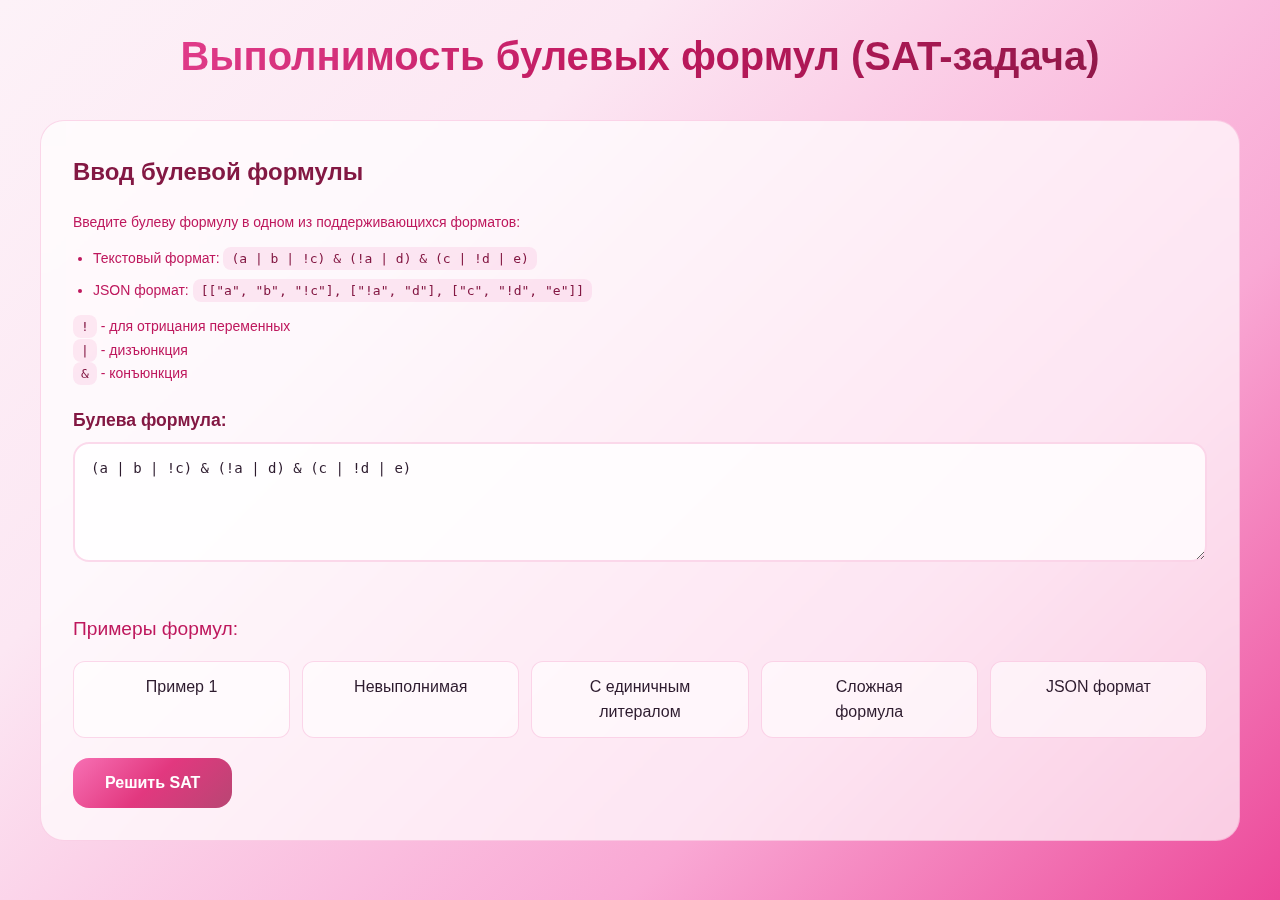
<file: index.html>
<!DOCTYPE html>
<html lang="ru">

<head>
  <script src="script.js"></script>
  <meta charset="UTF-8">
  <meta name="viewport" content="width=device-width, initial-scale=1.0">
  <title>SAT Solver - Тестирование</title>
  <link rel="stylesheet" href="style.css">
</head>

<body>
  <div class="main-container">
    <h1>Выполнимость булевых формул (SAT-задача)</h1>

    <div class="container">
      <h2>Ввод булевой формулы</h2>

      <div class="help-text">
        <p>Введите булеву формулу в одном из поддерживающихся форматов:</p>
        <ul>
          <li>Текстовый формат: <code>(a | b | !c) & (!a | d) & (c | !d | e)</code></li>
          <li>JSON формат: <code>[["a", "b", "!c"], ["!a", "d"], ["c", "!d", "e"]]</code></li>
        </ul>
        <p><code>!</code> - для отрицания переменных</p>
        <p><code>|</code> - дизъюнкция</p>
        <p><code>&</code> - конъюнкция</p>
      </div>

      <label for="formula">Булева формула:</label>
      <textarea id="formula" placeholder="Введите формулу...">(a | b | !c) & (!a | d) & (c | !d | e)</textarea>

      <h3>Примеры формул:</h3>
      <div class="examples-grid" id="examples">
        <div class="example" data-formula="(a | b | !c) & (!a | d) & (c | !d | e)">Пример 1</div>
        <div class="example" data-formula="(a | b) & (!a | b) & (a | !b) & (!a | !b)">Невыполнимая</div>
        <div class="example" data-formula="(a) & (a | b) & (!a | c) & (b | !c)">С единичным литералом</div>
        <div class="example" data-formula="(a | b | c) & (a | b | !d) & (a | !b | c) & (!a | b | !c)">Сложная формула</div>
        <div class="example" data-formula='[["a", "b"], ["a", "!b"], ["!a", "b"]]'>JSON формат</div>
      </div>

      <button id="solve">Решить SAT</button>
    </div>

    <div class="container" id="results-container" style="display: none;">
      <h2>Результаты</h2>

      <div id="results">
        <div id="solution-result"></div>
        <div id="verification-result"></div>

        <h3>Присваивание переменных:</h3>
        <div id="assignment-container"></div>
        <h3>Детали решения:</h3>
        <div id="steps-container"></div>
      </div>
    </div>
  </div>

  <script>
    // Добавляем обработчики для примеров
    document.addEventListener('DOMContentLoaded', function() {
      const examples = document.querySelectorAll('.example');
      const formulaTextarea = document.getElementById('formula');
      
      examples.forEach(example => {
        example.addEventListener('click', function() {
          const formula = this.getAttribute('data-formula');
          formulaTextarea.value = formula;
          formulaTextarea.focus();
        });
      });
    });
  </script>
</body>

</html>
</file>
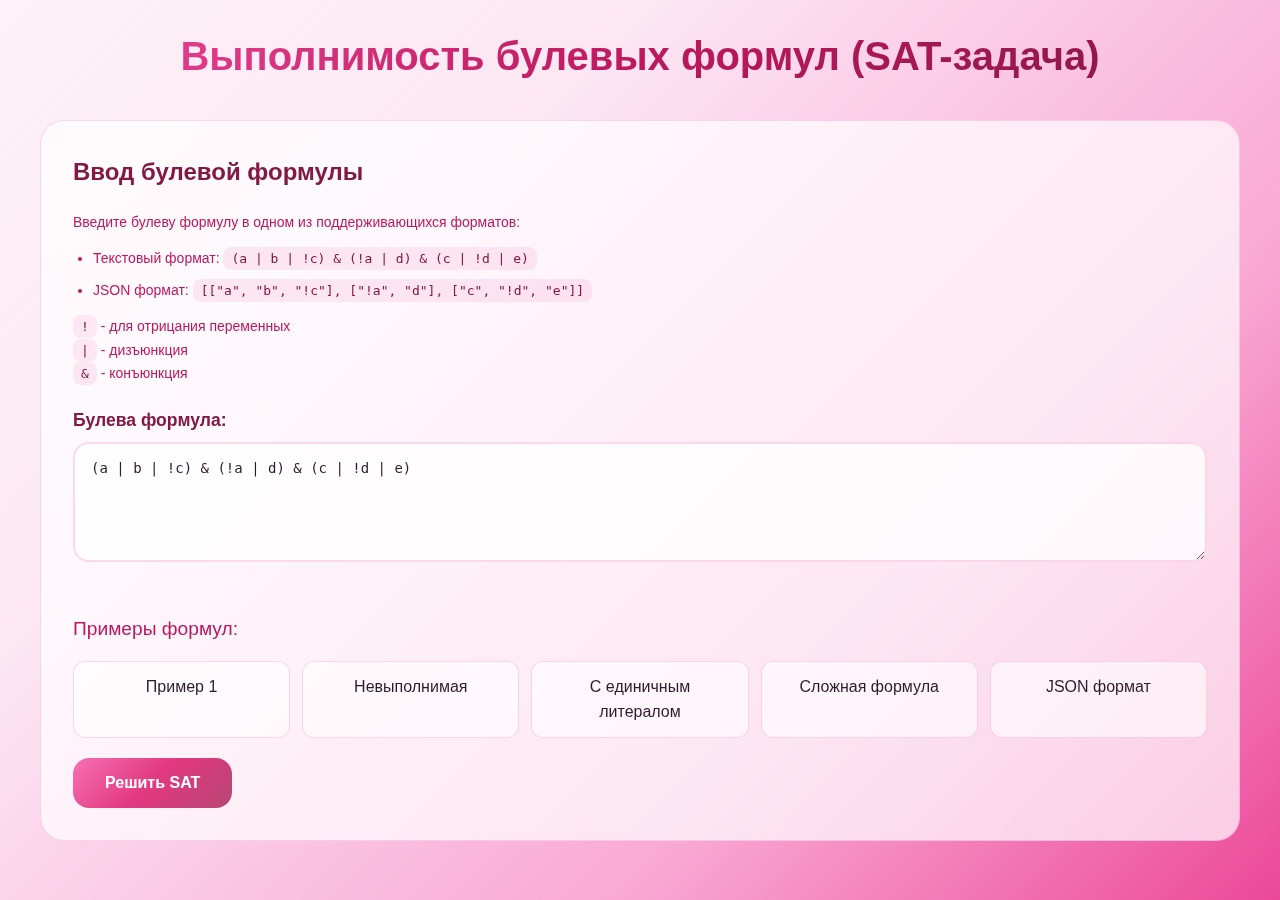
<file: sat-solver-html.html>
<!DOCTYPE html>
<html lang="ru">

<head>
  <script src="script.js"></script>
  <meta charset="UTF-8">
  <meta name="viewport" content="width=device-width, initial-scale=1.0">
  <title>SAT Solver - Тестирование</title>
  <style>
    * {
      margin: 0;
      padding: 0;
      box-sizing: border-box;
    }

    body {
      font-family: 'Inter', -apple-system, BlinkMacSystemFont, 'Segoe UI', Roboto, sans-serif;
      line-height: 1.6;
      color: #2d1b2e;
      background: linear-gradient(135deg, #fdf2f8 0%, #fce7f3 30%, #f9a8d4 70%, #ec4899 100%);
      min-height: 100vh;
      padding: 24px;
      font-size: 16px;
    }

    .main-container {
      max-width: 1200px;
      margin: 0 auto;
    }

    h1 {
      color: #831843;
      font-size: 2.5rem;
      font-weight: 700;
      text-align: center;
      margin-bottom: 32px;
      background: linear-gradient(135deg, #ec4899 0%, #be185d 50%, #831843 100%);
      -webkit-background-clip: text;
      -webkit-text-fill-color: transparent;
      background-clip: text;
    }

    h2 {
      color: #831843;
      font-size: 1.5rem;
      font-weight: 600;
      margin-bottom: 20px;
    }

    h3 {
      color: #be185d;
      font-size: 1.2rem;
      font-weight: 500;
      margin-bottom: 16px;
      margin-top: 24px;
    }

    .container {
      background: rgba(255, 255, 255, 0.7);
      backdrop-filter: blur(10px);
      border: 1px solid rgba(236, 72, 153, 0.2);
      padding: 32px;
      border-radius: 24px;
      margin-bottom: 24px;
      transition: all 0.3s ease;
    }

    .container:hover {
      background: rgba(255, 255, 255, 0.8);
      border-color: rgba(236, 72, 153, 0.3);
    }

    label {
      display: block;
      margin-bottom: 8px;
      font-weight: 600;
      color: #831843;
      font-size: 1.1rem;
    }

    textarea {
      width: 100%;
      min-height: 120px;
      padding: 16px;
      background: rgba(255, 255, 255, 0.8);
      border: 2px solid rgba(236, 72, 153, 0.2);
      border-radius: 16px;
      margin-bottom: 20px;
      font-family: 'JetBrains Mono', 'Fira Code', monospace;
      font-size: 14px;
      color: #2d1b2e;
      resize: vertical;
      transition: all 0.3s ease;
    }

    textarea:focus {
      outline: none;
      border-color: #ec4899;
      background: rgba(255, 255, 255, 0.9);
    }

    textarea::placeholder {
      color: #be185d;
      opacity: 0.6;
    }

    button {
      background: linear-gradient(135deg, #f770b4 0%, #e2387f 50%, #b84673 100%);
      color: white;
      border: none;
      padding: 16px 32px;
      border-radius: 16px;
      cursor: pointer;
      font-size: 16px;
      font-weight: 600;
      transition: all 0.3s ease;
      position: relative;
      overflow: hidden;
    }

    button:hover {
      transform: translateY(-2px);
      filter: brightness(1.1);
    }

    button:active {
      transform: translateY(0);
    }

    #results {
      margin-top: 24px;
      border-top: 1px solid rgba(236, 72, 153, 0.2);
      padding-top: 24px;
    }

    pre {
      background: rgba(255, 255, 255, 0.5);
      color: #2d1b2e;
      padding: 20px;
      border-radius: 16px;
      overflow-x: auto;
      border: 1px solid rgba(236, 72, 153, 0.2);
      font-family: 'JetBrains Mono', 'Fira Code', monospace;
      font-size: 14px;
    }

    .step {
      margin-bottom: 16px;
      padding: 16px;
      border-radius: 16px;
      background: rgba(255, 255, 255, 0.6);
      border: 1px solid rgba(236, 72, 153, 0.2);
      transition: all 0.3s ease;
      color: #2d1b2e;
    }

    .step:hover {
      background: rgba(255, 255, 255, 0.8);
    }

    .step.branch {
      background: rgba(236, 72, 153, 0.1);
      border-color: rgba(236, 72, 153, 0.3);
    }

    .step.unit {
      background: rgba(34, 197, 94, 0.1);
      border-color: rgba(34, 197, 94, 0.3);
    }

    .step.pure {
      background: rgba(251, 146, 60, 0.1);
      border-color: rgba(251, 146, 60, 0.3);
    }

    .step.backtrack {
      background: rgba(239, 68, 68, 0.1);
      border-color: rgba(239, 68, 68, 0.3);
    }

    .examples-grid {
      display: grid;
      grid-template-columns: repeat(auto-fit, minmax(200px, 1fr));
      gap: 12px;
      margin-bottom: 20px;
    }

    .example {
      cursor: pointer;
      padding: 12px 16px;
      background: rgba(255, 255, 255, 0.6);
      border: 1px solid rgba(236, 72, 153, 0.2);
      border-radius: 12px;
      text-align: center;
      transition: all 0.3s ease;
      font-weight: 500;
      color: #2d1b2e;
    }

    .example:hover {
      background: rgba(255, 255, 255, 0.8);
      border-color: rgba(236, 72, 153, 0.4);
      transform: translateY(-2px);
    }

    table {
      width: 100%;
      border-collapse: collapse;
      margin-top: 20px;
      border-radius: 16px;
      overflow: hidden;
      background: rgba(255, 255, 255, 0.6);
    }

    th,
    td {
      padding: 16px;
      text-align: left;
      border-bottom: 1px solid rgba(236, 72, 153, 0.2);
    }

    th {
      background: rgba(236, 72, 153, 0.1);
      font-weight: 600;
      color: #831843;
    }

    td {
      color: #2d1b2e;
    }

    .help-text {
      font-size: 14px;
      color: #be185d;
      margin-bottom: 20px;
      line-height: 1.7;
    }

    .help-text ul {
      margin: 12px 0;
      padding-left: 20px;
    }

    .help-text li {
      margin-bottom: 8px;
    }

    .help-text code {
      background: rgba(236, 72, 153, 0.1);
      padding: 4px 8px;
      border-radius: 8px;
      font-family: 'JetBrains Mono', 'Fira Code', monospace;
      font-size: 13px;
      color: #831843;
    }

    #results-container {
      animation: fadeIn 0.5s ease-in-out;
    }

    @keyframes fadeIn {
      from {
        opacity: 0;
        transform: translateY(20px);
      }
      to {
        opacity: 1;
        transform: translateY(0);
      }
    }

    /* Скроллбар */
    ::-webkit-scrollbar {
      width: 8px;
    }

    ::-webkit-scrollbar-track {
      background: rgba(255, 255, 255, 0.3);
      border-radius: 4px;
    }

    ::-webkit-scrollbar-thumb {
      background: rgba(236, 72, 153, 0.4);
      border-radius: 4px;
    }

    ::-webkit-scrollbar-thumb:hover {
      background: rgba(236, 72, 153, 0.6);
    }

    /* Адаптивность */
    @media (max-width: 768px) {
      body {
        padding: 16px;
      }

      h1 {
        font-size: 2rem;
        margin-bottom: 24px;
      }

      .container {
        padding: 20px;
      }

      .examples-grid {
        grid-template-columns: 1fr;
      }
    }
  </style>
</head>

<body>
  <div class="main-container">
    <h1>Выполнимость булевых формул (SAT-задача)</h1>

    <div class="container">
      <h2>Ввод булевой формулы</h2>

      <div class="help-text">
        <p>Введите булеву формулу в одном из поддерживающихся форматов:</p>
        <ul>
          <li>Текстовый формат: <code>(a | b | !c) & (!a | d) & (c | !d | e)</code></li>
          <li>JSON формат: <code>[["a", "b", "!c"], ["!a", "d"], ["c", "!d", "e"]]</code></li>
        </ul>
        <p><code>!</code> - для отрицания переменных</p>
        <p><code>|</code> - дизъюнкция</p>
        <p><code>&</code> - конъюнкция</p>
      </div>

      <label for="formula">Булева формула:</label>
      <textarea id="formula" placeholder="Введите формулу...">(a | b | !c) & (!a | d) & (c | !d | e)</textarea>

      <h3>Примеры формул:</h3>
      <div class="examples-grid" id="examples">
        <div class="example" data-formula="(a | b | !c) & (!a | d) & (c | !d | e)">Пример 1</div>
        <div class="example" data-formula="(a | b) & (!a | b) & (a | !b) & (!a | !b)">Невыполнимая</div>
        <div class="example" data-formula="(a) & (a | b) & (!a | c) & (b | !c)">С единичным литералом</div>
        <div class="example" data-formula="(a | b | c) & (a | b | !d) & (a | !b | c) & (!a | b | !c)">Сложная формула</div>
        <div class="example" data-formula='[["a", "b"], ["a", "!b"], ["!a", "b"]]'>JSON формат</div>
      </div>

      <button id="solve">Решить SAT</button>
    </div>

    <div class="container" id="results-container" style="display: none;">
      <h2>Результаты</h2>

      <div id="results">
        <div id="solution-result"></div>
        <div id="verification-result"></div>

        <h3>Детали решения:</h3>
        <div id="steps-container"></div>

        <h3>Присваивание переменных:</h3>
        <div id="assignment-container"></div>
      </div>
    </div>
  </div>

  <script>
    // Добавляем обработчики для примеров
    document.addEventListener('DOMContentLoaded', function() {
      const examples = document.querySelectorAll('.example');
      const formulaTextarea = document.getElementById('formula');
      
      examples.forEach(example => {
        example.addEventListener('click', function() {
          const formula = this.getAttribute('data-formula');
          formulaTextarea.value = formula;
          formulaTextarea.focus();
        });
      });
    });
  </script>
</body>

</html>
</file>
<file: style.css>
* {
    margin: 0;
    padding: 0;
    box-sizing: border-box;
}

body {
    font-family: 'Inter', -apple-system, BlinkMacSystemFont, 'Segoe UI', Roboto, sans-serif;
    line-height: 1.6;
    color: #2d1b2e;
    background: linear-gradient(135deg, #fdf2f8 0%, #fce7f3 30%, #f9a8d4 70%, #ec4899 100%);
    min-height: 100vh;
    padding: 24px;
    font-size: 16px;
}

.main-container {
    max-width: 1200px;
    margin: 0 auto;
}

h1 {
    color: #831843;
    font-size: 2.5rem;
    font-weight: 700;
    text-align: center;
    margin-bottom: 32px;
    background: linear-gradient(135deg, #ec4899 0%, #be185d 50%, #831843 100%);
    -webkit-background-clip: text;
    -webkit-text-fill-color: transparent;
    background-clip: text;
}

h2 {
    color: #831843;
    font-size: 1.5rem;
    font-weight: 600;
    margin-bottom: 20px;
}

h3 {
    color: #be185d;
    font-size: 1.2rem;
    font-weight: 500;
    margin-bottom: 16px;
    margin-top: 24px;
}

.container {
    background: rgba(255, 255, 255, 0.7);
    backdrop-filter: blur(10px);
    border: 1px solid rgba(236, 72, 153, 0.2);
    padding: 32px;
    border-radius: 24px;
    margin-bottom: 24px;
    transition: all 0.3s ease;
}

.container:hover {
    background: rgba(255, 255, 255, 0.8);
    border-color: rgba(236, 72, 153, 0.3);
}

label {
    display: block;
    margin-bottom: 8px;
    font-weight: 600;
    color: #831843;
    font-size: 1.1rem;
}

textarea {
    width: 100%;
    min-height: 120px;
    padding: 16px;
    background: rgba(255, 255, 255, 0.8);
    border: 2px solid rgba(236, 72, 153, 0.2);
    border-radius: 16px;
    margin-bottom: 20px;
    font-family: 'JetBrains Mono', 'Fira Code', monospace;
    font-size: 14px;
    color: #2d1b2e;
    resize: vertical;
    transition: all 0.3s ease;
}

textarea:focus {
    outline: none;
    border-color: #ec4899;
    background: rgba(255, 255, 255, 0.9);
}

textarea::placeholder {
    color: #be185d;
    opacity: 0.6;
}

button {
    background: linear-gradient(135deg, #f770b4 0%, #e2387f 50%, #b84673 100%);
    color: white;
    border: none;
    padding: 16px 32px;
    border-radius: 16px;
    cursor: pointer;
    font-size: 16px;
    font-weight: 600;
    transition: all 0.3s ease;
    position: relative;
    overflow: hidden;
}

button:hover {
    transform: translateY(-2px);
    filter: brightness(1.1);
}

button:active {
    transform: translateY(0);
}

#results {
    margin-top: 24px;
    border-top: 1px solid rgba(236, 72, 153, 0.2);
    padding-top: 24px;
}

pre {
    background: rgba(255, 255, 255, 0.5);
    color: #2d1b2e;
    padding: 20px;
    border-radius: 16px;
    overflow-x: auto;
    border: 1px solid rgba(236, 72, 153, 0.2);
    font-family: 'JetBrains Mono', 'Fira Code', monospace;
    font-size: 14px;
}

.step {
    margin-bottom: 16px;
    padding: 16px;
    border-radius: 16px;
    background: rgba(255, 255, 255, 0.6);
    border: 1px solid rgba(236, 72, 153, 0.2);
    transition: all 0.3s ease;
    color: #2d1b2e;
}

.step:hover {
    background: rgba(255, 255, 255, 0.8);
}

.step.branch {
    background: rgba(236, 72, 153, 0.1);
    border-color: rgba(236, 72, 153, 0.3);
}

.step.unit {
    background: rgba(34, 197, 94, 0.1);
    border-color: rgba(34, 197, 94, 0.3);
}

.step.pure {
    background: rgba(251, 146, 60, 0.1);
    border-color: rgba(251, 146, 60, 0.3);
}

.step.backtrack {
    background: rgba(239, 68, 68, 0.1);
    border-color: rgba(239, 68, 68, 0.3);
}

.examples-grid {
    display: grid;
    grid-template-columns: repeat(auto-fit, minmax(200px, 1fr));
    gap: 12px;
    margin-bottom: 20px;
}

.example {
    cursor: pointer;
    padding: 12px 39px;
    background: rgba(255, 255, 255, 0.6);
    border: 1px solid rgba(236, 72, 153, 0.2);
    border-radius: 12px;
    text-align: center;
    transition: all 0.3s ease;
    font-weight: 500;
    color: #2d1b2e;
}

.example:hover {
    background: rgba(255, 255, 255, 0.8);
    border-color: rgba(236, 72, 153, 0.4);
    transform: translateY(-2px);
}

table {
    width: 100%;
    border-collapse: collapse;
    margin-top: 20px;
    border-radius: 16px;
    overflow: hidden;
    background: rgba(255, 255, 255, 0.6);
}

th,
td {
    padding: 16px;
    text-align: left;
    border-bottom: 1px solid rgba(236, 72, 153, 0.2);
}

th {
    background: rgba(236, 72, 153, 0.1);
    font-weight: 600;
    color: #831843;
}

td {
    color: #2d1b2e;
}

.help-text {
    font-size: 14px;
    color: #be185d;
    margin-bottom: 20px;
    line-height: 1.7;
}

.help-text ul {
    margin: 12px 0;
    padding-left: 20px;
}

.help-text li {
    margin-bottom: 8px;
}

.help-text code {
    background: rgba(236, 72, 153, 0.1);
    padding: 4px 8px;
    border-radius: 8px;
    font-family: 'JetBrains Mono', 'Fira Code', monospace;
    font-size: 13px;
    color: #831843;
}

#results-container {
    animation: fadeIn 0.5s ease-in-out;
}

@keyframes fadeIn {
    from {
        opacity: 0;
        transform: translateY(20px);
    }

    to {
        opacity: 1;
        transform: translateY(0);
    }
}

/* Скроллбар */
::-webkit-scrollbar {
    width: 8px;
}

::-webkit-scrollbar-track {
    background: rgba(255, 255, 255, 0.3);
    border-radius: 4px;
}

::-webkit-scrollbar-thumb {
    background: rgba(236, 72, 153, 0.4);
    border-radius: 4px;
}

::-webkit-scrollbar-thumb:hover {
    background: rgba(236, 72, 153, 0.6);
}

/* Адаптивность */
@media (max-width: 768px) {
    body {
        padding: 16px;
    }

    h1 {
        font-size: 2rem;
        margin-bottom: 24px;
    }

    .container {
        padding: 20px;
    }

    .examples-grid {
        grid-template-columns: 1fr;
    }
}
</file>
